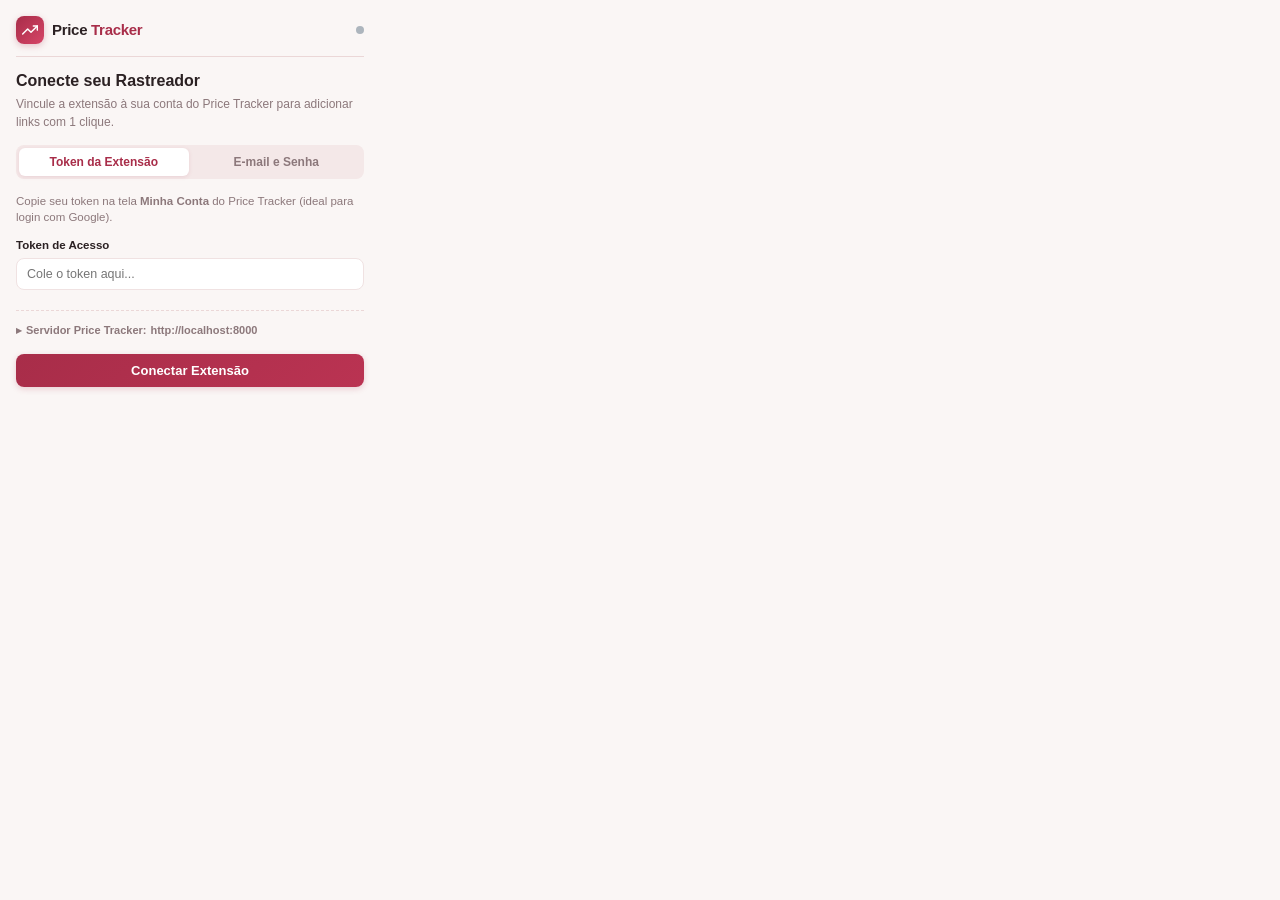
<file: extension/popup.html>
<!doctype html>
<html lang="pt-BR">
<head>
  <meta charset="utf-8">
  <meta name="viewport" content="width=device-width, initial-scale=1">
  <title>Price Tracker — Captura Rápida</title>
  <link rel="stylesheet" href="popup.css">
</head>
<body>
  <div class="popup-container">
    <!-- CABEÇALHO -->
    <header class="popup-header">
      <div class="brand">
        <div class="brand-icon">
          <svg viewBox="0 0 24 24" width="16" height="16" stroke="currentColor" stroke-width="2.2" fill="none" stroke-linecap="round" stroke-linejoin="round">
            <polyline points="23 6 13.5 15.5 8.5 10.5 1 18"></polyline>
            <polyline points="17 6 23 6 23 12"></polyline>
          </svg>
        </div>
        <div class="brand-text">
          <h1>Price <span>Tracker</span></h1>
        </div>
      </div>
      <div class="header-actions">
        <span id="connection-status-dot" class="status-dot disconnected" title="Desconectado"></span>
        <button type="button" id="btn-header-account" class="btn-icon hidden" title="Opções de conta">
          <svg viewBox="0 0 24 24" width="14" height="14" stroke="currentColor" stroke-width="2" fill="none" stroke-linecap="round" stroke-linejoin="round">
            <path d="M9 21H5a2 2 0 0 1-2-2V5a2 2 0 0 1 2-2h4"></path>
            <polyline points="16 17 21 12 16 7"></polyline>
            <line x1="21" y1="12" x2="9" y2="12"></line>
          </svg>
        </button>
      </div>
    </header>

    <!-- NOTIFICAÇÃO / FEEDBACK BANNER -->
    <div id="notification-box" class="notification hidden"></div>

    <!-- TELA 1: AUTENTICAÇÃO / CONEXÃO -->
    <main id="view-auth" class="view-panel">
      <div class="auth-intro">
        <h2>Conecte seu Rastreador</h2>
        <p>Vincule a extensão à sua conta do Price Tracker para adicionar links com 1 clique.</p>
      </div>

      <div class="tab-switch">
        <button type="button" id="tab-btn-token" class="tab-switch-btn active">Token da Extensão</button>
        <button type="button" id="tab-btn-login" class="tab-switch-btn">E-mail e Senha</button>
      </div>

      <!-- MODO TOKEN -->
      <div id="subview-token" class="subview-content">
        <p class="tab-hint">
          Copie seu token na tela <b>Minha Conta</b> do Price Tracker (ideal para login com Google).
        </p>
        <div class="form-group">
          <label for="input-auth-token">Token de Acesso</label>
          <input type="text" id="input-auth-token" placeholder="Cole o token aqui..." autocomplete="off">
        </div>
      </div>

      <!-- MODO EMAIL / SENHA -->
      <div id="subview-creds" class="subview-content hidden">
        <p class="tab-hint">Entre com as mesmas credenciais que usa no Price Tracker.</p>
        <div class="form-group">
          <label for="input-auth-email">E-mail</label>
          <input type="email" id="input-auth-email" placeholder="seu@email.com" autocomplete="email">
        </div>
        <div class="form-group">
          <label for="input-auth-pass">Senha</label>
          <input type="password" id="input-auth-pass" placeholder="••••••••" autocomplete="current-password">
        </div>
      </div>

      <!-- CONFIGURAÇÃO DO SERVIDOR (EXPANSÍVEL) -->
      <div class="server-config-section">
        <button type="button" id="btn-toggle-server" class="btn-text-link">
          <span id="server-toggle-icon">▸</span> Servidor Price Tracker: <span id="current-server-label">http://localhost:8000</span>
        </button>
        <div id="server-input-wrapper" class="hidden">
          <div class="form-group" style="margin-top: 8px;">
            <label for="input-server-url">URL da API do Servidor</label>
            <input type="url" id="input-server-url" value="http://localhost:8000" placeholder="http://localhost:8000">
          </div>
        </div>
      </div>

      <button type="button" id="btn-connect" class="btn-primary full-width" style="margin-top: 14px;">
        <span>Conectar Extensão</span>
      </button>
    </main>

    <!-- TELA 2: CAPTURA E ADIÇÃO DE PRODUTO -->
    <main id="view-capture" class="view-panel hidden">
      <!-- INFO DA ABA ATIVA -->
      <div class="detected-page-card">
        <div class="page-meta-header">
          <span class="store-badge" id="detected-store-badge">Detectando Loja…</span>
          <span class="user-pill" id="header-user-email">usuario@...</span>
        </div>
        <div class="page-title-preview" id="detected-page-title">Carregando aba ativa…</div>
      </div>

      <!-- ABAS DE CAPTURA -->
      <div class="tab-switch" style="margin-top: 12px;">
        <button type="button" id="btn-mode-new" class="tab-switch-btn active">Novo Produto</button>
        <button type="button" id="btn-mode-existing" class="tab-switch-btn">Vincular a Existente</button>
      </div>

      <!-- MODO 1: NOVO PRODUTO + LINK -->
      <div id="section-new-product" class="capture-form-section">
        <div class="form-group">
          <label for="input-name">Nome do Produto</label>
          <input type="text" id="input-name" placeholder="Ex.: Notebook Acer Aspire 5" required>
        </div>

        <div class="form-row">
          <div class="form-group flex-1">
            <label for="select-category">Categoria</label>
            <select id="select-category">
              <option value="Notebook" selected>Notebook</option>
              <option value="Monitor">Monitor</option>
              <option value="Periférico">Periférico</option>
              <option value="Hardware">Hardware</option>
              <option value="Smartphone">Smartphone</option>
              <option value="Outro">Outro</option>
            </select>
          </div>
          <div class="form-group flex-1">
            <label for="input-target-price">Preço Alvo (R$)</label>
            <input type="number" id="input-target-price" step="0.01" placeholder="Opcional">
          </div>
        </div>

        <div class="form-group">
          <label for="input-store">Loja</label>
          <input type="text" id="input-store" placeholder="Ex.: Shopee, Amazon, Mercado Livre" required>
        </div>

        <div class="form-group">
          <label for="input-url">URL da Página</label>
          <input type="url" id="input-url" placeholder="https://..." required>
        </div>
      </div>

      <!-- MODO 2: VINCULAR A PRODUTO EXISTENTE -->
      <div id="section-existing-product" class="capture-form-section hidden">
        <div class="form-group">
          <label for="select-existing-product">Selecione o Produto</label>
          <select id="select-existing-product">
            <option value="">Carregando produtos cadastrados…</option>
          </select>
        </div>

        <div class="form-group">
          <label for="input-existing-store">Loja</label>
          <input type="text" id="input-existing-store" placeholder="Ex.: Shopee, Amazon, Mercado Livre" required>
        </div>

        <div class="form-group">
          <label for="input-existing-url">URL da Página</label>
          <input type="url" id="input-existing-url" placeholder="https://..." required>
        </div>
      </div>

      <!-- AÇÕES -->
      <div class="actions-group">
        <button type="button" id="btn-save-extension" class="btn-primary full-width">
          <svg viewBox="0 0 24 24" width="15" height="15" stroke="currentColor" stroke-width="2.2" fill="none" stroke-linecap="round" stroke-linejoin="round">
            <path d="M19 21H5a2 2 0 0 1-2-2V5a2 2 0 0 1 2-2h11l5 5v11a2 2 0 0 1-2 2z"></path>
            <polyline points="17 21 17 13 7 13 7 21"></polyline>
            <polyline points="7 3 7 8 15 8"></polyline>
          </svg>
          <span id="btn-save-text">Salvar no Price Tracker</span>
        </button>
        <button type="button" id="btn-open-site" class="btn-secondary full-width">
          <svg viewBox="0 0 24 24" width="14" height="14" stroke="currentColor" stroke-width="2" fill="none" stroke-linecap="round" stroke-linejoin="round">
            <path d="M18 13v6a2 2 0 0 1-2 2H5a2 2 0 0 1-2-2V8a2 2 0 0 1 2-2h6"></path>
            <polyline points="15 3 21 3 21 9"></polyline>
            <line x1="10" y1="14" x2="21" y2="3"></line>
          </svg>
          <span>Abrir tela de cadastro completa no site</span>
        </button>
      </div>
    </main>

    <!-- SPINNER OVERLAY -->
    <div id="loading-overlay" class="loading-overlay hidden">
      <div class="spinner"></div>
      <span id="loading-msg">Processando…</span>
    </div>
  </div>

  <script src="popup.js"></script>
</body>
</html>
</file>
<file: extension/popup.css>
:root {
  --bg-app: #faf6f5;
  --card-bg: #ffffff;
  --card-border: #f0e2e2;
  --line-subtle: #ebd7d7;
  --text-title: #2b2123;
  --text-body: #4a3b3e;
  --text-muted: #8c787b;
  --accent-red: #a82d49;
  --accent-red-hover: #8e253d;
  --accent-red-light: #fae9e9;
  --success-bg: #ddf2e4;
  --success-text: #1a7f43;
  --error-bg: #fdf0f0;
  --error-text: #c92a2a;
  --error-border: #f8c9c9;
  --radius-sm: 8px;
  --radius-md: 12px;
  --radius-lg: 16px;
  --shadow-sm: 0 2px 8px rgba(168, 45, 73, 0.08);
}

* {
  box-sizing: border-box;
  margin: 0;
  padding: 0;
}

body {
  width: 380px;
  min-height: 480px;
  background-color: var(--bg-app);
  color: var(--text-body);
  font-family: -apple-system, BlinkMacSystemFont, "Segoe UI", Roboto, "Helvetica Neue", Arial, sans-serif;
  font-size: 13px;
  line-height: 1.45;
  overflow-x: hidden;
}

.popup-container {
  position: relative;
  display: flex;
  flex-direction: column;
  min-height: 480px;
  padding: 16px;
}

/* HEADER */
.popup-header {
  display: flex;
  align-items: center;
  justify-content: space-between;
  padding-bottom: 12px;
  margin-bottom: 12px;
  border-bottom: 1px solid var(--line-subtle);
}

.brand {
  display: flex;
  align-items: center;
  gap: 8px;
}

.brand-icon {
  width: 28px;
  height: 28px;
  border-radius: 8px;
  background: linear-gradient(135deg, var(--accent-red), #d64567);
  color: #ffffff;
  display: flex;
  align-items: center;
  justify-content: center;
  box-shadow: 0 2px 6px rgba(168, 45, 73, 0.25);
}

.brand-text h1 {
  font-size: 15px;
  font-weight: 800;
  color: var(--text-title);
  letter-spacing: -0.3px;
}

.brand-text span {
  color: var(--accent-red);
}

.header-actions {
  display: flex;
  align-items: center;
  gap: 8px;
}

.status-dot {
  width: 8px;
  height: 8px;
  border-radius: 50%;
  display: inline-block;
}

.status-dot.connected {
  background: #20c997;
  box-shadow: 0 0 0 3px rgba(32, 201, 151, 0.2);
}

.status-dot.disconnected {
  background: #adb5bd;
}

.btn-icon {
  background: transparent;
  border: 1px solid transparent;
  color: var(--text-muted);
  width: 26px;
  height: 26px;
  border-radius: 6px;
  display: flex;
  align-items: center;
  justify-content: center;
  cursor: pointer;
  transition: all 0.15s ease;
}

.btn-icon:hover {
  background: var(--accent-red-light);
  color: var(--accent-red);
}

/* NOTIFICATION BANNER */
.notification {
  border-radius: var(--radius-sm);
  padding: 10px 12px;
  font-size: 12px;
  font-weight: 600;
  line-height: 1.4;
  margin-bottom: 12px;
  display: flex;
  align-items: center;
  gap: 8px;
  animation: fadeIn 0.2s ease;
}

.notification.success {
  background: var(--success-bg);
  color: var(--success-text);
  border: 1px solid #b8e6c4;
}

.notification.error {
  background: var(--error-bg);
  color: var(--error-text);
  border: 1px solid var(--error-border);
}

.notification.info {
  background: #eef2ff;
  color: #3730a3;
  border: 1px solid #c7d2fe;
}

/* VIEWS */
.view-panel {
  display: flex;
  flex-direction: column;
  flex: 1;
}

/* AUTH INTRO */
.auth-intro {
  margin-bottom: 14px;
}

.auth-intro h2 {
  font-size: 16px;
  font-weight: 700;
  color: var(--text-title);
  margin-bottom: 4px;
}

.auth-intro p {
  font-size: 12px;
  color: var(--text-muted);
}

/* TABS */
.tab-switch {
  display: flex;
  background: #f4e8e8;
  padding: 3px;
  border-radius: var(--radius-sm);
  margin-bottom: 14px;
  gap: 3px;
}

.tab-switch-btn {
  flex: 1;
  border: none;
  background: transparent;
  color: var(--text-muted);
  font-size: 12px;
  font-weight: 600;
  padding: 7px 10px;
  border-radius: 6px;
  cursor: pointer;
  transition: all 0.15s ease;
  text-align: center;
}

.tab-switch-btn:hover {
  color: var(--accent-red);
}

.tab-switch-btn.active {
  background: #ffffff;
  color: var(--accent-red);
  box-shadow: 0 1px 4px rgba(168, 45, 73, 0.12);
}

.tab-hint {
  font-size: 11.5px;
  color: var(--text-muted);
  line-height: 1.4;
  margin-bottom: 12px;
}

/* FORM GROUPS */
.form-group {
  display: flex;
  flex-direction: column;
  gap: 4px;
  margin-bottom: 10px;
}

.form-group label {
  font-size: 11.5px;
  font-weight: 700;
  color: var(--text-title);
}

.form-row {
  display: flex;
  gap: 8px;
}

.flex-1 {
  flex: 1;
}

input[type="text"],
input[type="email"],
input[type="password"],
input[type="url"],
input[type="number"],
select {
  width: 100%;
  padding: 8px 10px;
  border-radius: 8px;
  border: 1px solid var(--card-border);
  background: #ffffff;
  color: var(--text-title);
  font-size: 12.5px;
  font-family: inherit;
  outline: none;
  transition: border-color 0.15s ease, box-shadow 0.15s ease;
}

input:focus,
select:focus {
  border-color: var(--accent-red);
  box-shadow: 0 0 0 3px rgba(168, 45, 73, 0.12);
}

/* SERVER CONFIG */
.server-config-section {
  margin-top: 10px;
  padding-top: 10px;
  border-top: 1px dashed var(--line-subtle);
}

.btn-text-link {
  background: none;
  border: none;
  padding: 0;
  color: var(--text-muted);
  font-size: 11px;
  font-weight: 600;
  cursor: pointer;
  display: inline-flex;
  align-items: center;
  gap: 4px;
}

.btn-text-link:hover {
  color: var(--accent-red);
}

/* DETECTED PAGE CARD */
.detected-page-card {
  background: var(--card-bg);
  border: 1px solid var(--card-border);
  border-radius: var(--radius-md);
  padding: 10px 12px;
  box-shadow: var(--shadow-sm);
}

.page-meta-header {
  display: flex;
  justify-content: space-between;
  align-items: center;
  margin-bottom: 6px;
}

.store-badge {
  background: var(--accent-red-light);
  color: var(--accent-red);
  font-weight: 700;
  font-size: 11px;
  padding: 3px 8px;
  border-radius: 6px;
  display: inline-block;
}

.user-pill {
  font-size: 10.5px;
  color: var(--text-muted);
  background: #f4eded;
  padding: 2px 7px;
  border-radius: 6px;
  max-width: 140px;
  overflow: hidden;
  text-overflow: ellipsis;
  white-space: nowrap;
}

.page-title-preview {
  font-size: 12px;
  font-weight: 600;
  color: var(--text-title);
  line-height: 1.35;
  display: -webkit-box;
  -webkit-line-clamp: 2;
  -webkit-box-orient: vertical;
  overflow: hidden;
}

/* BUTTONS */
.btn-primary {
  background: linear-gradient(135deg, var(--accent-red), #ba3352);
  color: #ffffff;
  border: none;
  padding: 9px 14px;
  border-radius: 8px;
  font-size: 13px;
  font-weight: 700;
  font-family: inherit;
  cursor: pointer;
  display: inline-flex;
  align-items: center;
  justify-content: center;
  gap: 7px;
  transition: all 0.15s ease;
  box-shadow: 0 2px 6px rgba(168, 45, 73, 0.2);
}

.btn-primary:hover:not(:disabled) {
  background: linear-gradient(135deg, var(--accent-red-hover), #a82d49);
  box-shadow: 0 3px 8px rgba(168, 45, 73, 0.28);
}

.btn-primary:disabled {
  opacity: 0.65;
  cursor: not-allowed;
}

.btn-secondary {
  background: transparent;
  color: var(--text-title);
  border: 1px solid var(--line-subtle);
  padding: 7px 12px;
  border-radius: 8px;
  font-size: 12px;
  font-weight: 600;
  font-family: inherit;
  cursor: pointer;
  display: inline-flex;
  align-items: center;
  justify-content: center;
  gap: 6px;
  transition: all 0.15s ease;
}

.btn-secondary:hover {
  background: #f4eded;
  border-color: #dfc7c7;
  color: var(--accent-red);
}

.full-width {
  width: 100%;
}

.actions-group {
  display: flex;
  flex-direction: column;
  gap: 8px;
  margin-top: 14px;
}

/* SPINNER & OVERLAY */
.loading-overlay {
  position: absolute;
  inset: 0;
  background: rgba(250, 246, 245, 0.88);
  backdrop-filter: blur(2px);
  display: flex;
  flex-direction: column;
  align-items: center;
  justify-content: center;
  gap: 10px;
  border-radius: var(--radius-md);
  z-index: 100;
  font-weight: 600;
  font-size: 12px;
  color: var(--accent-red);
}

.spinner {
  width: 24px;
  height: 24px;
  border: 3px solid rgba(168, 45, 73, 0.2);
  border-top-color: var(--accent-red);
  border-radius: 50%;
  animation: spin 0.7s linear infinite;
}

@keyframes spin {
  to { transform: rotate(360deg); }
}

@keyframes fadeIn {
  from { opacity: 0; transform: translateY(-4px); }
  to { opacity: 1; transform: translateY(0); }
}

.hidden {
  display: none !important;
}
</file>
